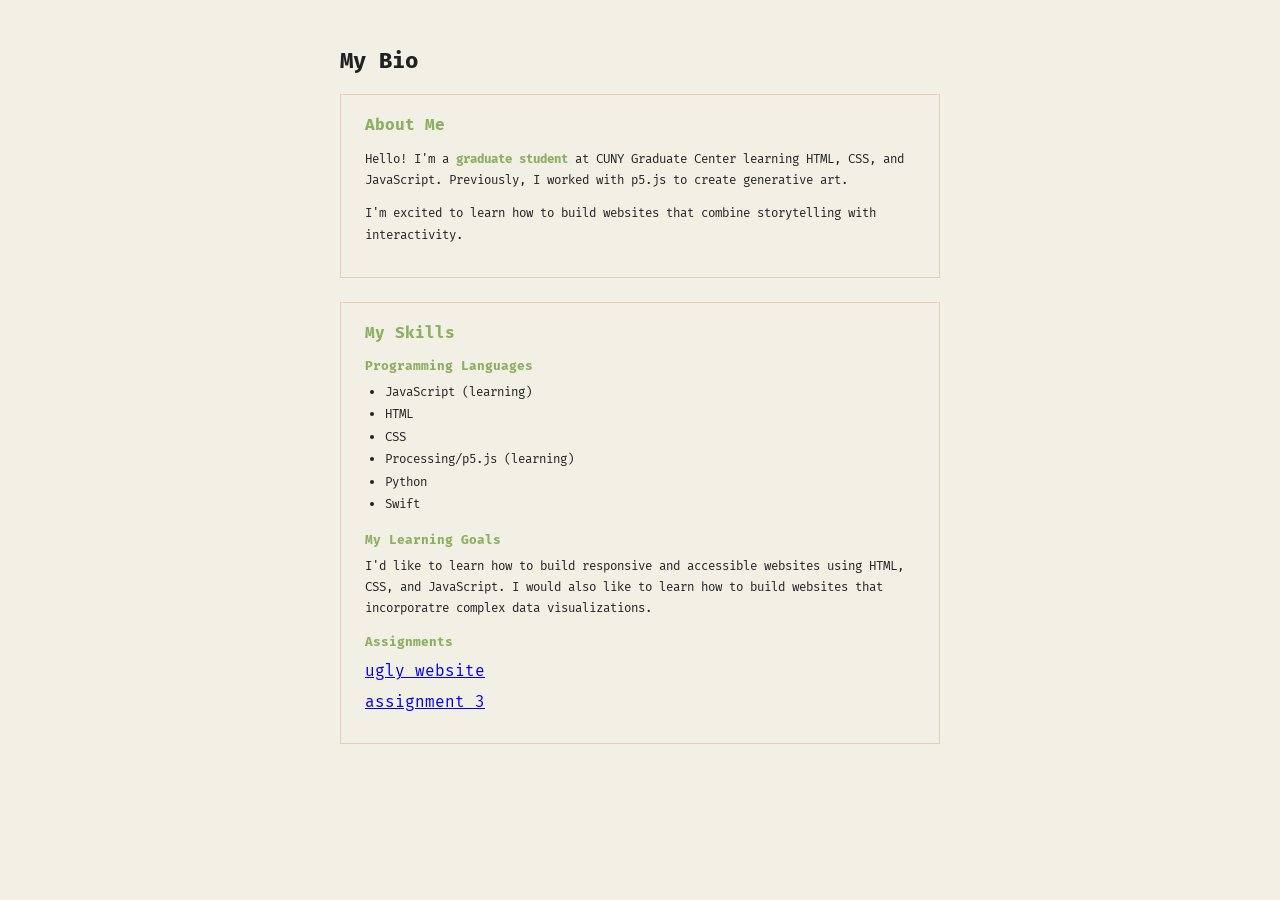
<file: index.html>
<!DOCTYPE html>
<html lang="en">
<head>
  <meta charset="UTF-8" />
  <meta name="viewport" content="width=device-width, initial-scale=1.0" />
  <title>My Bio</title>
  <link rel="stylesheet" href="style.css" />
</head>
<body>

  <div class="container">

    <h1>My Bio</h1>

    <div class="card">
      <h2>About Me</h2>
      <p>Hello! I'm a <strong>graduate student</strong> at CUNY Graduate Center learning HTML, CSS, and JavaScript. Previously, I worked with p5.js to create generative art.</p>
      <p>I'm excited to learn how to build websites that combine storytelling with interactivity.</p>
    </div>

    <div class="card">
      <h2>My Skills</h2>

      <h3>Programming Languages</h3>
      <ul>
        <li>JavaScript (learning)</li>
        <li>HTML</li>
        <li>CSS</li>
        <li>Processing/p5.js (learning)</li>
        <li>Python</li>
        <li>Swift</li>
      </ul>

      <h3>My Learning Goals</h3>
      <p>I'd like to learn how to build responsive and accessible websites using HTML, CSS, and JavaScript. I would also like to learn how to build websites that incorporatre complex data visualizations.
      <h3>Assignments</h3>
       <p></p><a href="uglywebsite.html">ugly website</a></p>
        <p></p><a href="assignment-3-css.html">assignment 3</a></p>
         

    </p>
    </div>

  </div>



</body>
</html>
</file>
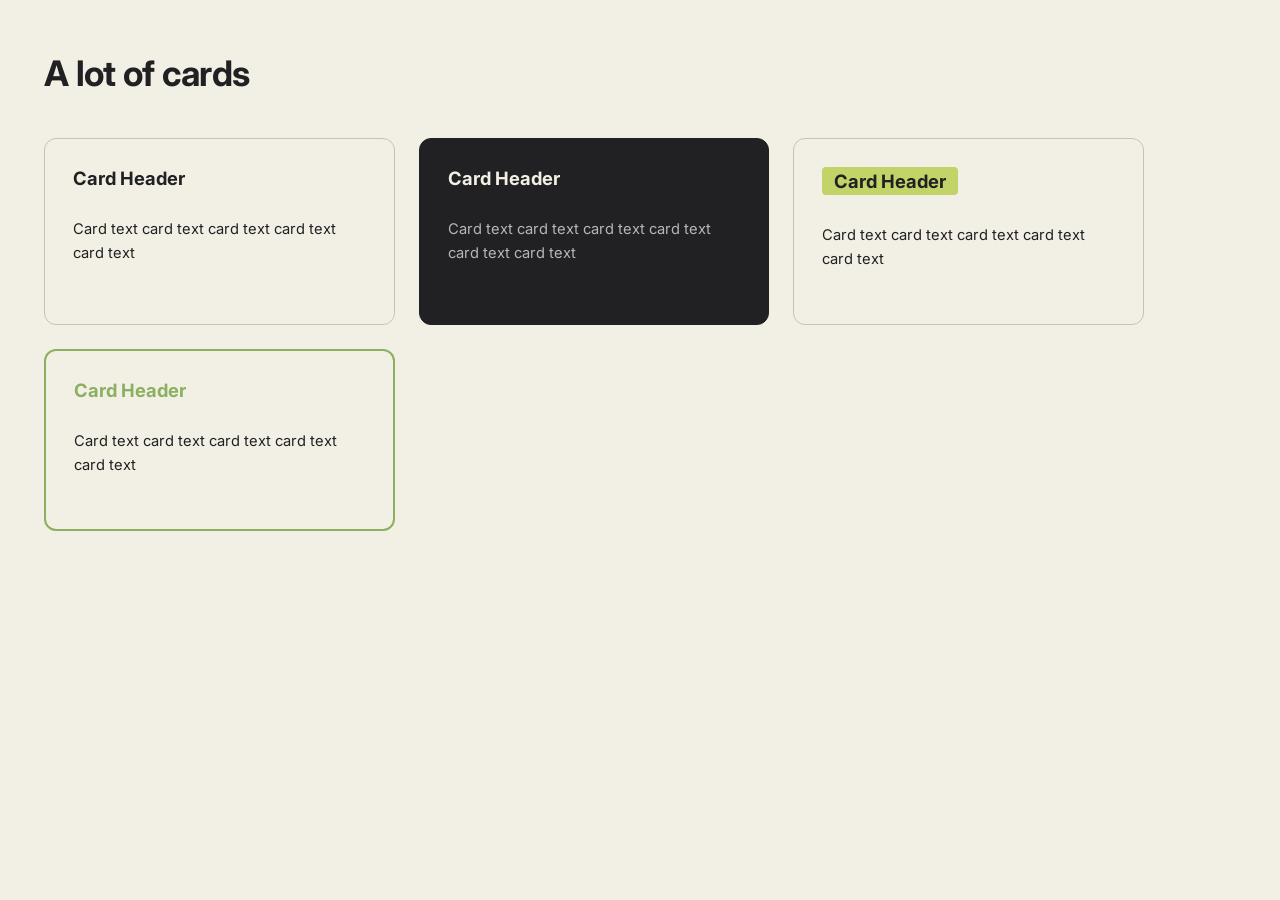
<file: assignment-3-css.html>
<!DOCTYPE html>
<html lang="en">
<head>
  <meta charset="UTF-8" />
  <meta name="viewport" content="width=device-width, initial-scale=1.0" />
  <title>Assignment 3 – CSS</title>
  <link rel="stylesheet" href="assignment-3-css.css" />
  <link href="https://fonts.googleapis.com/css2?family=Inter:wght@400;600;700&display=swap" rel="stylesheet" />
</head>
<body>

  <main class="container">
    <h1 class="page-title">A lot of cards</h1>

    <div class="row">

      <div class="card card-outline">
        <h2 class="card-header">Card Header</h2>
        <p class="card-text">Card text card text card text card text card text</p>
      </div>

      <div class="card card-dark">
        <h2 class="card-header">Card Header</h2>
        <p class="card-text">Card text card text card text card text card text card text</p>
      </div>

      <div class="card card-highlight">
        <h2 class="card-header">Card Header</h2>
        <p class="card-text">Card text card text card text card text card text</p>
      </div>

    </div>

    <div class="row">

      <div class="card card-accent">
        <h2 class="card-header">Card Header</h2>
        <p class="card-text">Card text card text card text card text card text</p>
      </div>

    </div>
  </main>

</body>
</html>
</file>
<file: style.css>
@import url('https://fonts.googleapis.com/css2?family=Fira+Mono:wght@400;700&display=swap');

:root {
  --green: #8ab060;
}

html, body {
  margin: 0;
  padding: 0;
  font-family: 'Fira Mono', monospace;
  background-color: #f2f0e5;
  color: #212123;
}

.container {
  background: #f2f0e5;
  max-width: 600px;
  margin: 0 auto;
  padding: 32px 24px;
}



h1 {
  font-family: 'Fira Mono', monospace;
  font-size: 1.4rem;
  font-weight: 700;
  color: #212123;
  margin-bottom: 20px;
}


.card {
  background-color: #f2f0e5;
  border: 1.5px solid #e5ceb4;
  padding: 20px 24px;
  margin-bottom: 24px;
  transition: background-color 0.25s ease, border-color 0.25s ease;
}

.card:hover {
  background-color: #c2d368;
  border-color: var(--green);
}


.card h2 {
  font-family: 'Fira Mono', monospace;
  font-size: 1rem;
  font-weight: 700;
  color: var(--green);
  margin: 0 0 14px 0;
}


.card p {
  font-family: 'Fira Mono', monospace;
  font-size: 0.78rem;
  line-height: 1.7;
  color: #212123;
  margin: 0 0 12px 0;
}


.card h3 {
  font-family: 'Fira Mono', monospace;
  font-size: 0.80rem;
  font-weight: 700;
  color: var(--green);
  margin: 16px 0 8px 0;
}

.card h3:first-child {
  margin-top: 0;
}


.card ul {
  margin: 0 0 12px 0;
  padding-left: 20px;
}

.card ul li {
  font-family: 'Fira Mono', monospace;
  font-size: 0.78rem;
  line-height: 1.8;
  color: #212123;
}


.card strong,
.me {
  font-weight: 700;
  color: var(--green);
}
</file>
<file: assignment-3-css.css>
:root {
  --lime:       #c2d368;
  --green:      #8ab060;
  --cream:      #f2f0e5;
  --dark:       #212123;
}

*, *::before, *::after {
  box-sizing: border-box;
  margin: 0;
  padding: 0;
}

body {
  font-family: 'Inter', sans-serif;
  background-color: var(--cream);
  color: var(--dark);
  padding: 52px 44px 72px;
  min-height: 100vh;
}


.page-title {
  font-size: 2.2rem;
  font-weight: 700;
  margin-bottom: 44px;
  color: var(--dark);
  letter-spacing: -0.02em;
}


.container {
  max-width: 1100px;
}

.row {
  display: flex;
  flex-wrap: wrap;
  gap: 24px;
  margin-bottom: 24px;
}


.card {
  border-radius: 12px;
  padding: 28px 28px 52px;
  flex: 1 1 240px;
  max-width: calc(33.333% - 16px);
}

.card-header {
  font-size: 1.15rem;
  font-weight: 700;
  margin-bottom: 28px;
}

.card-text {
  font-size: 0.92rem;
  line-height: 1.65;
}


.card-outline {
  background-color: var(--cream);
  border: 1.5px solid #c4c2c0;
  color: var(--dark);
}


.card-dark {
  background-color: var(--dark);
  border: 1.5px solid var(--dark);
  color: var(--cream);
}
.card-dark .card-header {
  color: var(--cream);
}
.card-dark .card-text {
  color: #b8b5b9;
}


.card-highlight {
  background-color: var(--cream);
  border: 1.5px solid #c4c2c0;
  color: var(--dark);
}
.card-highlight .card-header {
  display: inline-block;
  background-color: var(--lime);
  color: var(--dark);
  padding: 3px 12px;
  border-radius: 4px;
  margin-bottom: 28px;
}


.card-accent {
  background-color: var(--cream);
  border: 2px solid var(--green);
  color: var(--dark);
  max-width: calc(33.333% - 16px);
}
.card-accent .card-header {
  color: var(--green);
}


@media (max-width: 720px) {
  .card,
  .card-accent {
    max-width: 100%;
  }

  body {
    padding: 32px 20px 48px;
  }
}
</file>
